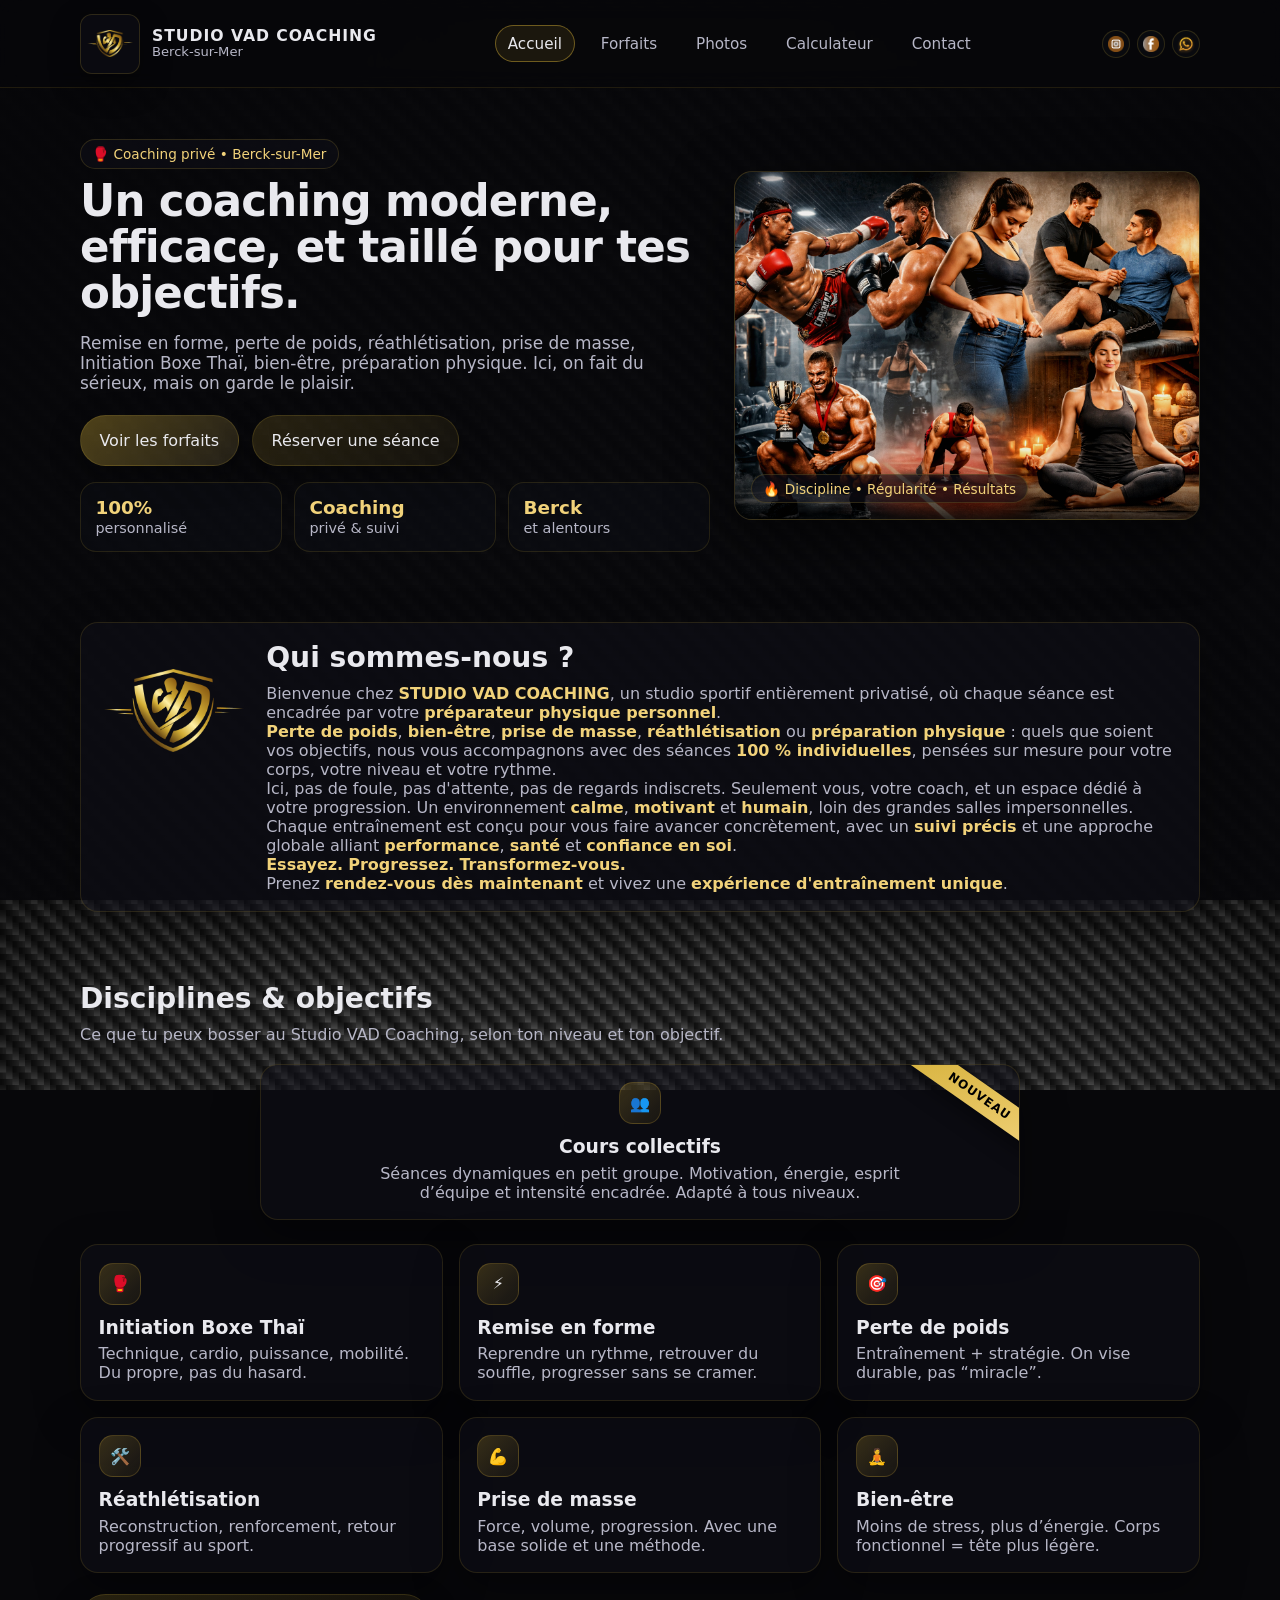
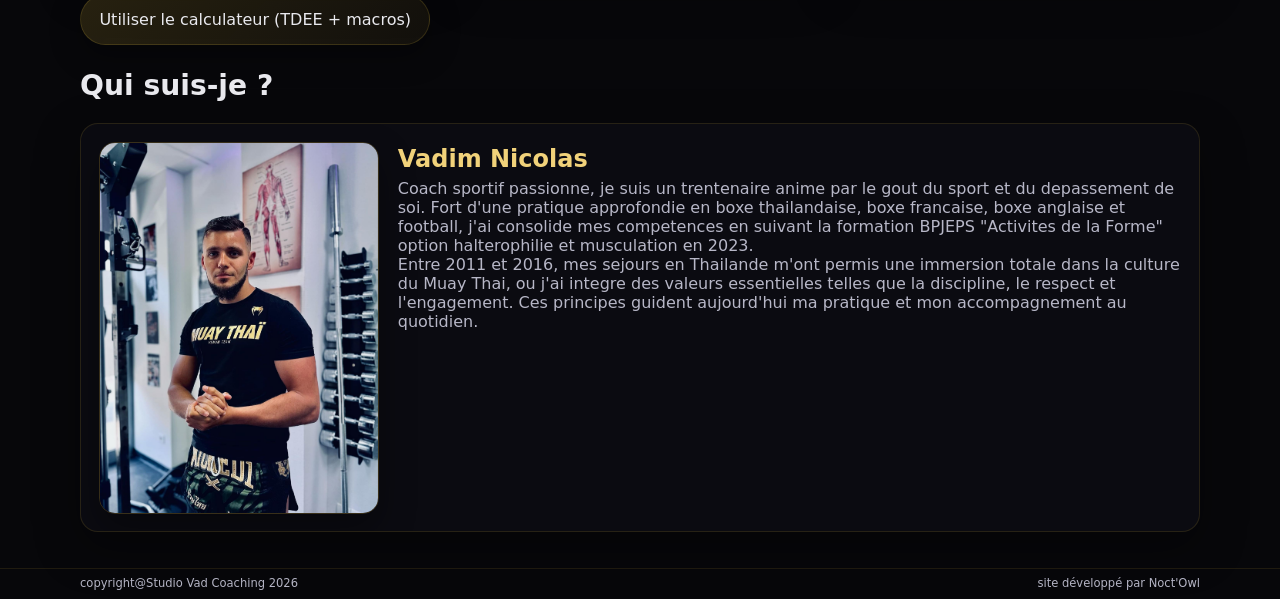
<file: index.html>
﻿<!doctype html>
<html lang="fr">
<head>
  <meta charset="utf-8" />
  <meta name="viewport" content="width=device-width, initial-scale=1" />
  <title>STUDIO VAD COACHING | Berck-sur-Mer</title>
  <link rel="icon" type="image/png" sizes="32x32" href="assets/img/favicon.png?v=20260226-1" />
  <link rel="shortcut icon" href="assets/img/favicon.png?v=20260226-1" />
  <link rel="apple-touch-icon" href="assets/img/favicon.png?v=20260226-1" />
  <meta name="description" content="Coaching privé à Berck-sur-Mer : Boxe Thaï, remise en forme, perte de poids, prise de masse, réathlétisation, bien-être, préparation physique."/>
  <link rel="canonical" href="https://studiovadcoaching.fr/" />
  <meta property="og:type" content="website" />
  <meta property="og:site_name" content="STUDIO VAD COACHING" />
  <meta property="og:locale" content="fr_FR" />
  <meta property="og:title" content="STUDIO VAD COACHING | Berck-sur-Mer" />
  <meta property="og:description" content="Coaching privé à Berck-sur-Mer : Boxe Thaï, remise en forme, perte de poids, prise de masse, réathlétisation, bien-être, préparation physique." />
  <meta property="og:url" content="https://studiovadcoaching.fr/" />
  <meta property="og:image" content="https://studiovadcoaching.fr/assets/img/logoVAD.png?v=20260226-1" />
  <meta property="og:image:secure_url" content="https://studiovadcoaching.fr/assets/img/logoVAD.png?v=20260226-1" />
  <meta property="og:image:type" content="image/png" />
  <meta property="og:image:width" content="828" />
  <meta property="og:image:height" content="495" />
  <meta name="twitter:card" content="summary_large_image" />
  <meta name="twitter:title" content="STUDIO VAD COACHING | Berck-sur-Mer" />
  <meta name="twitter:description" content="Coaching privé à Berck-sur-Mer : Boxe Thaï, remise en forme, perte de poids, prise de masse, réathlétisation, bien-être, préparation physique." />
  <meta name="twitter:image" content="https://studiovadcoaching.fr/assets/img/logoVAD.png?v=20260226-1" />
  <link rel="stylesheet" href="assets/css/style.css" />
</head>
<body>

<header>
  <div class="container">
    <div class="nav">
      <a class="brand" href="index.html">
        <img class="logoVAD" src="assets/img/logoVAD.png" alt="Logo Studio VAD Coaching">
        <div class="title">
          <strong>STUDIO VAD COACHING</strong>
          <span>Berck-sur-Mer</span>
        </div>
      </a>

      <nav class="navlinks" aria-label="Navigation principale">
        <a data-nav href="index.html">Accueil</a>
        <a data-nav href="forfaits.html">Forfaits</a>
        <a data-nav href="photos.html">Photos</a>
        <a data-nav href="calculateur.html">Calculateur</a>
        <a data-nav href="contact.html">Contact</a>
      </nav>

      <div class="socialLinks" aria-label="Réseaux sociaux">
        <a href="https://www.instagram.com/studio_vad_coaching/" target="_blank" rel="noopener noreferrer" aria-label="Instagram Studio VAD Coaching">
          <img src="assets/img/ig.png" alt="Instagram">
        </a>
        <a href="https://www.facebook.com/profile.php?id=61576528120782" target="_blank" rel="noopener noreferrer" aria-label="Facebook Studio VAD Coaching">
          <img src="assets/img/fb.png" alt="Facebook">
        </a>
        <a href="https://wa.me/33638322421" target="_blank" rel="noopener noreferrer" aria-label="WhatsApp Studio VAD Coaching">
          <img src="assets/img/WA.png" alt="WhatsApp">
        </a>
      </div>

      <button class="burger" data-burger aria-label="Ouvrir le menu">
        <span></span><span></span><span></span>
      </button>
    </div>

    <div class="mobilepanel" data-mobilepanel>
      <a data-nav href="index.html">Accueil</a>
      <a data-nav href="forfaits.html">Forfaits</a>
      <a data-nav href="photos.html">Photos</a>
      <a data-nav href="calculateur.html">Calculateur</a>
      <a data-nav href="contact.html">Contact</a>
    </div>
  </div>
</header>

<main>
  <section class="hero">
    <div class="container heroGrid">
      <div class="reveal">
        <span class="badge">🥊 Coaching privé • Berck-sur-Mer</span>
        <h1 class="h1">Un coaching moderne, efficace, et taillé pour tes objectifs.</h1>
        <p class="lead">
          Remise en forme, perte de poids, réathlétisation, prise de masse, Initiation Boxe Thaï,  bien-être, préparation physique.
          Ici, on fait du sérieux, mais on garde le plaisir.
        </p>

        <div class="heroActions">
          <a class="btn gold" href="forfaits.html">Voir les forfaits</a>
          <a class="btn" href="contact.html">Réserver une séance</a>
        </div>

        <div class="kpis">
          <div class="kpi">
            <strong>100%</strong>
            <span>personnalisé</span>
          </div>
          <div class="kpi">
            <strong>Coaching</strong>
            <span>privé & suivi</span>
          </div>
          <div class="kpi">
            <strong>Berck</strong>
            <span>et alentours</span>
          </div>
        </div>
      </div>

      <div class="heroCard reveal">
        <div class="img">
          <!-- Remplace hero.jpg par ton image -->
          <img class="illustration" src="assets/img/illustration.png" alt="Logo Studio VAD Coaching">
        </div>
        <div class="overlay">
          <div class="badge">🔥 Discipline • Régularité • Résultats</div>
        </div>
      </div>
    </div>
  </section>



<!--OBJECTIFS-->

  <section class="section">
    <div class="container">
      <div class="card reveal introCard">
        <div class="introLayout">
          <div class="introLogoWrap">
            <img class="introLogo" src="assets/img/logoVAD.png" alt="Logo Studio VAD Coaching">
          </div>

          <div class="introContent">
            <h2>Qui sommes-nous ?</h2>
            <p>
              Bienvenue chez <span class="goldText">STUDIO VAD COACHING</span>, un studio sportif entièrement privatisé, où chaque séance est encadrée par votre <span class="goldText">préparateur physique personnel</span>.
            </p>
            <p>
              <span class="goldText">Perte de poids</span>, <span class="goldText">bien-être</span>, <span class="goldText">prise de masse</span>, <span class="goldText">réathlétisation</span> ou <span class="goldText">préparation physique</span> : quels que soient vos objectifs, nous vous accompagnons avec des séances <span class="goldText">100 % individuelles</span>, pensées sur mesure pour votre corps, votre niveau et votre rythme.
            </p>
            <p>
              Ici, pas de foule, pas d'attente, pas de regards indiscrets.
              Seulement vous, votre coach, et un espace dédié à votre progression. Un environnement <span class="goldText">calme</span>, <span class="goldText">motivant</span> et <span class="goldText">humain</span>, loin des grandes salles impersonnelles.
            </p>
            <p>
              Chaque entraînement est conçu pour vous faire avancer concrètement, avec un <span class="goldText">suivi précis</span> et une approche globale alliant <span class="goldText">performance</span>, <span class="goldText">santé</span> et <span class="goldText">confiance en soi</span>.
            </p>
            <p><span class="goldText">Essayez.</span> <span class="goldText">Progressez.</span> <span class="goldText">Transformez-vous.</span></p>
            <p>
              Prenez <span class="goldText">rendez-vous dès maintenant</span> et vivez une <span class="goldText">expérience d'entraînement unique</span>.
            </p>
          </div>
        </div>
      </div>
    </div>
  </section>


  <section class="section">
    <div class="container">
      <h2 class="reveal">Disciplines & objectifs</h2>
      <p class="sub reveal">Ce que tu peux bosser au Studio VAD Coaching, selon ton niveau et ton objectif.</p>





       <div class="card reveal cardNew">
        <span class="badgeNew">NOUVEAU</span>
  <div class="icon">👥</div>
  <h3>Cours collectifs</h3>
  <p>
    Séances dynamiques en petit groupe. Motivation, énergie, esprit d’équipe
    et intensité encadrée. Adapté à tous niveaux.
  </p>
</div>
      <div class="grid3">
        <div class="card reveal">
          <div class="icon">🥊</div>
          <h3>Initiation Boxe Thaï</h3>
          <p>Technique, cardio, puissance, mobilité. Du propre, pas du hasard.</p>
        </div>
        <div class="card reveal">
          <div class="icon">⚡</div>
          <h3>Remise en forme</h3>
          <p>Reprendre un rythme, retrouver du souffle, progresser sans se cramer.</p>
        </div>
        <div class="card reveal">
          <div class="icon">🎯</div>
          <h3>Perte de poids</h3>
          <p>Entraînement + stratégie. On vise durable, pas “miracle”.</p>
        </div>

        <div class="card reveal">
          <div class="icon">🛠️</div>
          <h3>Réathlétisation</h3>
          <p>Reconstruction, renforcement, retour progressif au sport.</p>
        </div>
        <div class="card reveal">
          <div class="icon">💪</div>
          <h3>Prise de masse</h3>
          <p>Force, volume, progression. Avec une base solide et une méthode.</p>
        </div>
        <div class="card reveal">
          <div class="icon">🧘</div>
          <h3>Bien-être</h3>
          <p>Moins de stress, plus d’énergie. Corps fonctionnel = tête plus légère.</p>
        </div>
      </div>

      <div style="margin-top:1.3rem" class="reveal">
        <a class="btn" href="calculateur.html">Utiliser le calculateur (TDEE + macros)</a>
      </div>

      <h2 class="reveal" style="margin-top:1.5rem;">Qui suis-je ?</h2>

      <div class="card reveal coachCard">
        <div class="coachLayout">
          <div class="coachPhotoWrap">
            <img class="coachPhoto" src="assets/img/vadim.jpg" alt="Vadim Nicolas - Coach sportif">
          </div>
          <div class="coachContent">
            <h3 class="goldText">Vadim Nicolas</h3>
            <p>
              Coach sportif passionne, je suis un trentenaire anime par le gout du sport et du depassement de soi. Fort d'une pratique approfondie en boxe thailandaise, boxe francaise, boxe anglaise et football, j'ai consolide mes competences en suivant la formation BPJEPS "Activites de la Forme" option halterophilie et musculation en 2023.
            </p>
            <p>
              Entre 2011 et 2016, mes sejours en Thailande m'ont permis une immersion totale dans la culture du Muay Thai, ou j'ai integre des valeurs essentielles telles que la discipline, le respect et l'engagement. Ces principes guident aujourd'hui ma pratique et mon accompagnement au quotidien.
            </p>
          </div>
        </div>
      </div>
    </div>
  </section>
</main>

<footer class="footer">
  <div class="container footerGrid">
    <div class="small">copyright@Studio Vad Coaching 2026</div>
    <div class="small footerCredit">site d&eacute;velopp&eacute; par Noct'Owl</div>
  </div>
</footer>

<script src="assets/js/main.js"></script>
</body>
</html>
</file>
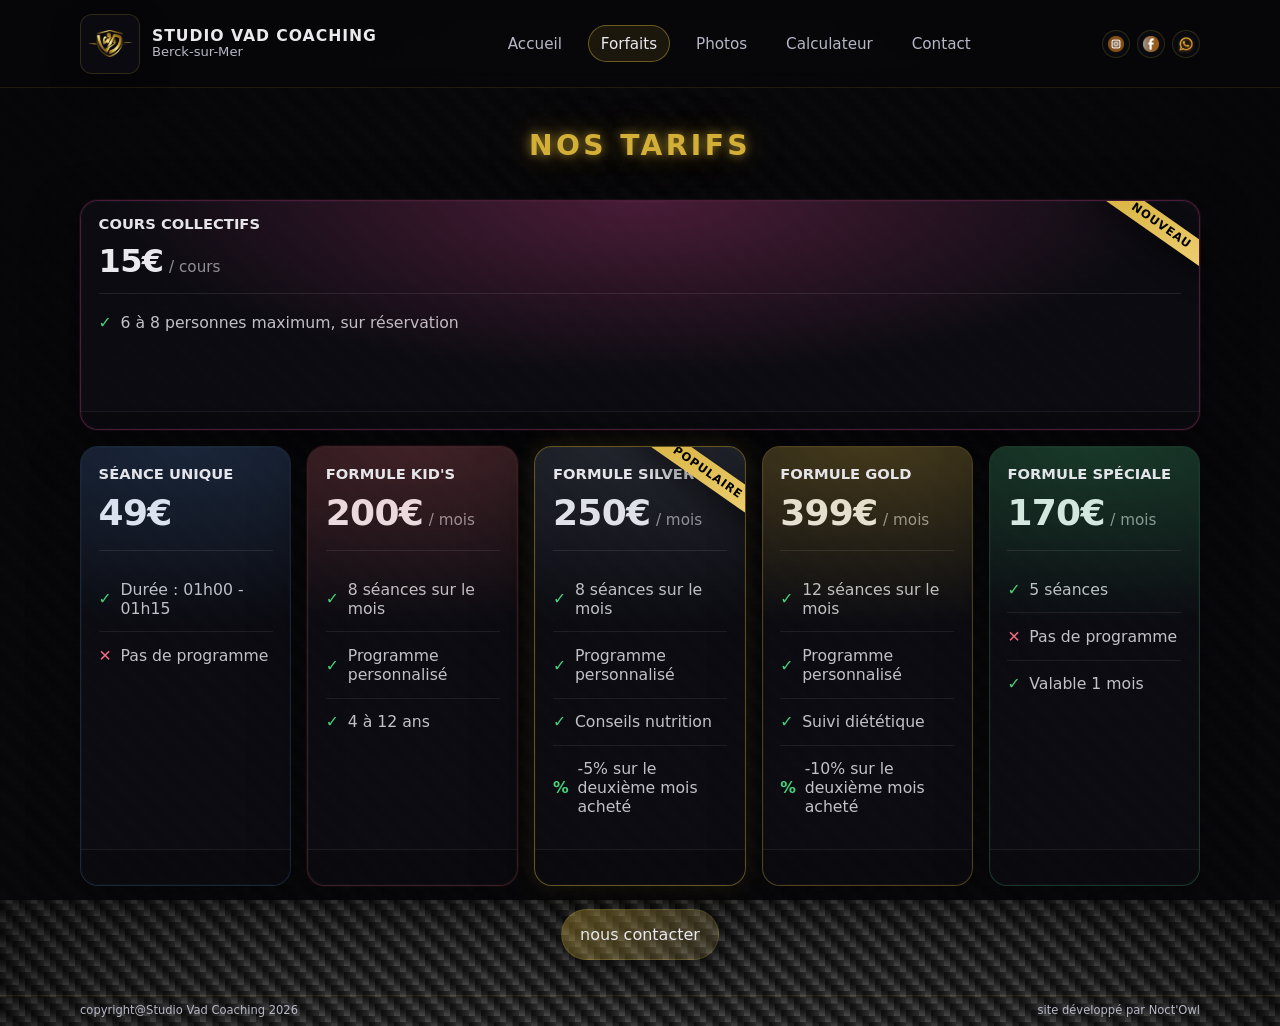
<file: forfaits.html>
﻿<!doctype html>
<html lang="fr">
<head>
  <meta charset="utf-8" />
  <meta name="viewport" content="width=device-width, initial-scale=1" />
  <title>Forfaits | STUDIO VAD COACHING</title>
  <link rel="stylesheet" href="assets/css/style.css" />
  <link rel="icon" type="image/png" sizes="32x32" href="assets/img/favicon.png?v=20260226-1" />
  <link rel="shortcut icon" href="assets/img/favicon.png?v=20260226-1" />
  <link rel="apple-touch-icon" href="assets/img/favicon.png?v=20260226-1" />
</head>
<body>

<header>
  <div class="container">
    <div class="nav">
      <a class="brand" href="index.html">
        <img class="logoVAD" src="assets/img/logoVAD.png" alt="Logo Studio VAD Coaching">
        <div class="title">
          <strong>STUDIO VAD COACHING</strong>
          <span>Berck-sur-Mer</span>
        </div>
      </a>

      <nav class="navlinks" aria-label="Navigation principale">
        <a data-nav href="index.html">Accueil</a>
        <a data-nav href="forfaits.html">Forfaits</a>
        <a data-nav href="photos.html">Photos</a>
        <a data-nav href="calculateur.html">Calculateur</a>
        <a data-nav href="contact.html">Contact</a>
      </nav>

      <div class="socialLinks" aria-label="R&eacute;seaux sociaux">
        <a href="https://www.instagram.com/studio_vad_coaching/" target="_blank" rel="noopener noreferrer" aria-label="Instagram Studio VAD Coaching">
          <img src="assets/img/ig.png" alt="Instagram">
        </a>
        <a href="https://www.facebook.com/profile.php?id=61576528120782" target="_blank" rel="noopener noreferrer" aria-label="Facebook Studio VAD Coaching">
          <img src="assets/img/fb.png" alt="Facebook">
        </a>
        <a href="https://wa.me/33638322421" target="_blank" rel="noopener noreferrer" aria-label="WhatsApp Studio VAD Coaching">
          <img src="assets/img/WA.png" alt="WhatsApp">
        </a>
      </div>

      <button class="burger" data-burger aria-label="Ouvrir le menu">
        <span></span><span></span><span></span>
      </button>
    </div>

    <div class="mobilepanel" data-mobilepanel>
      <a data-nav href="index.html">Accueil</a>
      <a data-nav href="forfaits.html">Forfaits</a>
      <a data-nav href="photos.html">Photos</a>
      <a data-nav href="calculateur.html">Calculateur</a>
      <a data-nav href="contact.html">Contact</a>
    </div>
  </div>
</header>

<main class="section">
  <div class="container">

    <div class="tarifsHead reveal">
      <h2 class="tarifsTitle">NOS TARIFS</h2>
    </div>

    <section class="tarifsGrid reveal">
      <article class="tarifCard tarifCardWide" data-glow="magenta">
        <span class="badgePopular badgeNouveau">NOUVEAU</span>
        <header class="tarifTop">
          <div class="tarifName">COURS COLLECTIFS</div>
          <div class="tarifPrice">
            <span class="priceMain">15&euro;</span>
            <span class="priceSub">/ cours</span>
          </div>
        </header>

        <div class="tarifDivider"></div>

        <ul class="tarifList">
          <li class="ok">6 &agrave; 8 personnes maximum, sur r&eacute;servation</li>
        </ul>

        <div class="tarifBottom"></div>
      </article>

      <article class="tarifCard" data-glow="blue">
        <header class="tarifTop">
          <div class="tarifName">S&Eacute;ANCE UNIQUE</div>
          <div class="tarifPrice">
            <span class="priceMain">49&euro;</span>
          </div>
        </header>

        <div class="tarifDivider"></div>

        <ul class="tarifList">
          <li class="ok">Dur&eacute;e : 01h00 - 01h15</li>
          <li class="no">Pas de programme</li>
        </ul>

        <div class="tarifBottom"></div>
      </article>

      <article class="tarifCard" data-glow="red">
        <header class="tarifTop">
          <div class="tarifName">FORMULE KID'S</div>
          <div class="tarifPrice">
            <span class="priceMain">200&euro;</span>
            <span class="priceSub">/ mois</span>
          </div>
        </header>

        <div class="tarifDivider"></div>

        <ul class="tarifList">
          <li class="ok">8 s&eacute;ances sur le mois</li>
          <li class="ok">Programme personnalis&eacute;</li>
          <li class="ok">4 &agrave; 12 ans</li>
        </ul>

        <div class="tarifBottom"></div>
      </article>

      <article class="tarifCard featured" data-glow="silver">
        <span class="badgePopular">POPULAIRE</span>
        <header class="tarifTop">
          <div class="tarifName">FORMULE SILVER</div>
          <div class="tarifPrice">
            <span class="priceMain">250&euro;</span>
            <span class="priceSub">/ mois</span>
          </div>
        </header>

        <div class="tarifDivider"></div>

        <ul class="tarifList">
          <li class="ok">8 s&eacute;ances sur le mois</li>
          <li class="ok">Programme personnalis&eacute;</li>
          <li class="ok">Conseils nutrition</li>
          <li class="promo">-5% sur le deuxi&egrave;me mois achet&eacute;</li>
        </ul>

        <div class="tarifBottom"></div>
      </article>

      <article class="tarifCard" data-glow="gold">
        <header class="tarifTop">
          <div class="tarifName">FORMULE GOLD</div>
          <div class="tarifPrice">
            <span class="priceMain">399&euro;</span>
            <span class="priceSub">/ mois</span>
          </div>
        </header>

        <div class="tarifDivider"></div>

        <ul class="tarifList">
          <li class="ok">12 s&eacute;ances sur le mois</li>
          <li class="ok">Programme personnalis&eacute;</li>
          <li class="ok">Suivi di&eacute;t&eacute;tique</li>
          <li class="promo">-10% sur le deuxi&egrave;me mois achet&eacute;</li>
        </ul>

        <div class="tarifBottom"></div>
      </article>

      <article class="tarifCard" data-glow="green">
        <header class="tarifTop">
          <div class="tarifName">FORMULE SP&Eacute;CIALE</div>
          <div class="tarifPrice">
            <span class="priceMain">170&euro;</span>
            <span class="priceSub">/ mois</span>
          </div>
        </header>

        <div class="tarifDivider"></div>

        <ul class="tarifList">
          <li class="ok">5 s&eacute;ances</li>
          <li class="no">Pas de programme</li>
          <li class="ok">Valable 1 mois</li>
        </ul>

        <div class="tarifBottom"></div>
      </article>

    </section>

    <div class="reveal" style="margin-top:1.4rem; text-align:center;">
      <a class="btn gold" href="contact.html">nous contacter</a>
    </div>
  </div>
</main>

<footer class="footer">
  <div class="container footerGrid">
    <div class="small">copyright@Studio Vad Coaching 2026</div>
    <div class="small footerCredit">site d&eacute;velopp&eacute; par Noct'Owl</div>
  </div>
</footer>

<script src="assets/js/main.js"></script>
</body>
</html>
</file>
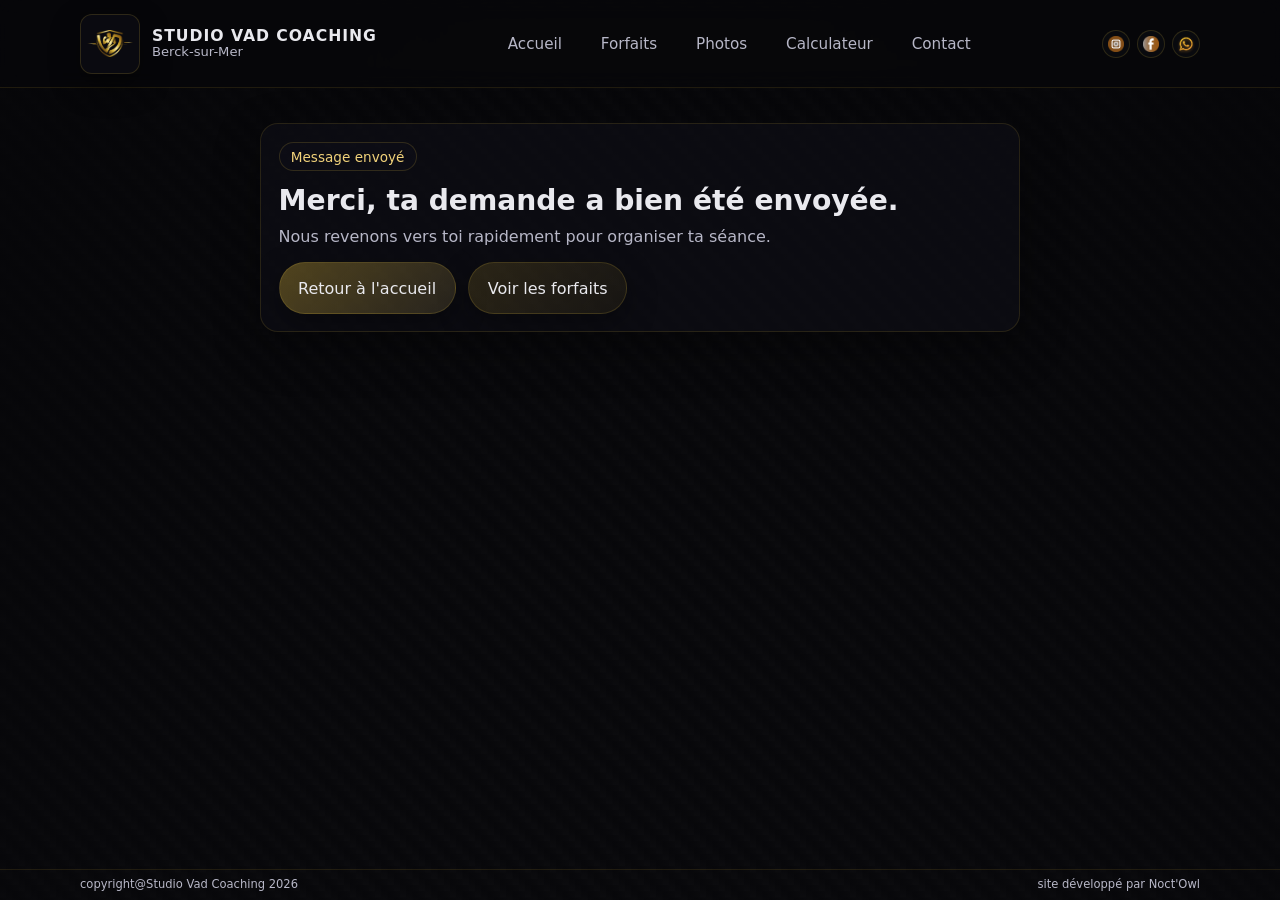
<file: merci.html>
﻿<!doctype html>
<html lang="fr">
<head>
  <meta charset="utf-8" />
  <meta name="viewport" content="width=device-width, initial-scale=1" />
  <title>Message Envoye | STUDIO VAD COACHING</title>
  <link rel="icon" type="image/png" sizes="32x32" href="assets/img/favicon.png?v=20260226-1" />
  <link rel="shortcut icon" href="assets/img/favicon.png?v=20260226-1" />
  <link rel="apple-touch-icon" href="assets/img/favicon.png?v=20260226-1" />
  <link rel="stylesheet" href="assets/css/style.css" />
</head>
<body>

<header>
  <div class="container">
    <div class="nav">
      <a class="brand" href="index.html">
        <img class="logoVAD" src="assets/img/logoVAD.png" alt="Logo Studio VAD Coaching">
        <div class="title">
          <strong>STUDIO VAD COACHING</strong>
          <span>Berck-sur-Mer</span>
        </div>
      </a>

      <nav class="navlinks" aria-label="Navigation principale">
        <a data-nav href="index.html">Accueil</a>
        <a data-nav href="forfaits.html">Forfaits</a>
        <a data-nav href="photos.html">Photos</a>
        <a data-nav href="calculateur.html">Calculateur</a>
        <a data-nav href="contact.html">Contact</a>
      </nav>

      <div class="socialLinks" aria-label="Réseaux sociaux">
        <a href="https://www.instagram.com/studio_vad_coaching/" target="_blank" rel="noopener noreferrer" aria-label="Instagram Studio VAD Coaching">
          <img src="assets/img/ig.png" alt="Instagram">
        </a>
        <a href="https://www.facebook.com/profile.php?id=61576528120782" target="_blank" rel="noopener noreferrer" aria-label="Facebook Studio VAD Coaching">
          <img src="assets/img/fb.png" alt="Facebook">
        </a>
        <a href="https://wa.me/33638322421" target="_blank" rel="noopener noreferrer" aria-label="WhatsApp Studio VAD Coaching">
          <img src="assets/img/WA.png" alt="WhatsApp">
        </a>
      </div>

      <button class="burger" data-burger aria-label="Ouvrir le menu">
        <span></span><span></span><span></span>
      </button>
    </div>

    <div class="mobilepanel" data-mobilepanel>
      <a data-nav href="index.html">Accueil</a>
      <a data-nav href="forfaits.html">Forfaits</a>
      <a data-nav href="photos.html">Photos</a>
      <a data-nav href="calculateur.html">Calculateur</a>
      <a data-nav href="contact.html">Contact</a>
    </div>
  </div>
</header>

<main class="section">
  <div class="container">
    <div class="card reveal" style="max-width:760px; margin: 0 auto;">
      <span class="badge">Message envoyé</span>
      <h2 style="margin-top:.8rem;">Merci, ta demande a bien été envoyée.</h2>
      <p class="sub" style="margin-bottom:1rem;">
        Nous revenons vers toi rapidement pour organiser ta séance.
      </p>
      <div style="display:flex; gap:.8rem; flex-wrap:wrap;">
        <a class="btn gold" href="index.html">Retour à l'accueil</a>
        <a class="btn" href="forfaits.html">Voir les forfaits</a>
      </div>
    </div>
  </div>
</main>

<footer class="footer">
  <div class="container footerGrid">
    <div class="small">copyright@Studio Vad Coaching 2026</div>
    <div class="small footerCredit">site d&eacute;velopp&eacute; par Noct'Owl</div>
  </div>
</footer>

<script src="assets/js/main.js"></script>
</body>
</html>
</file>
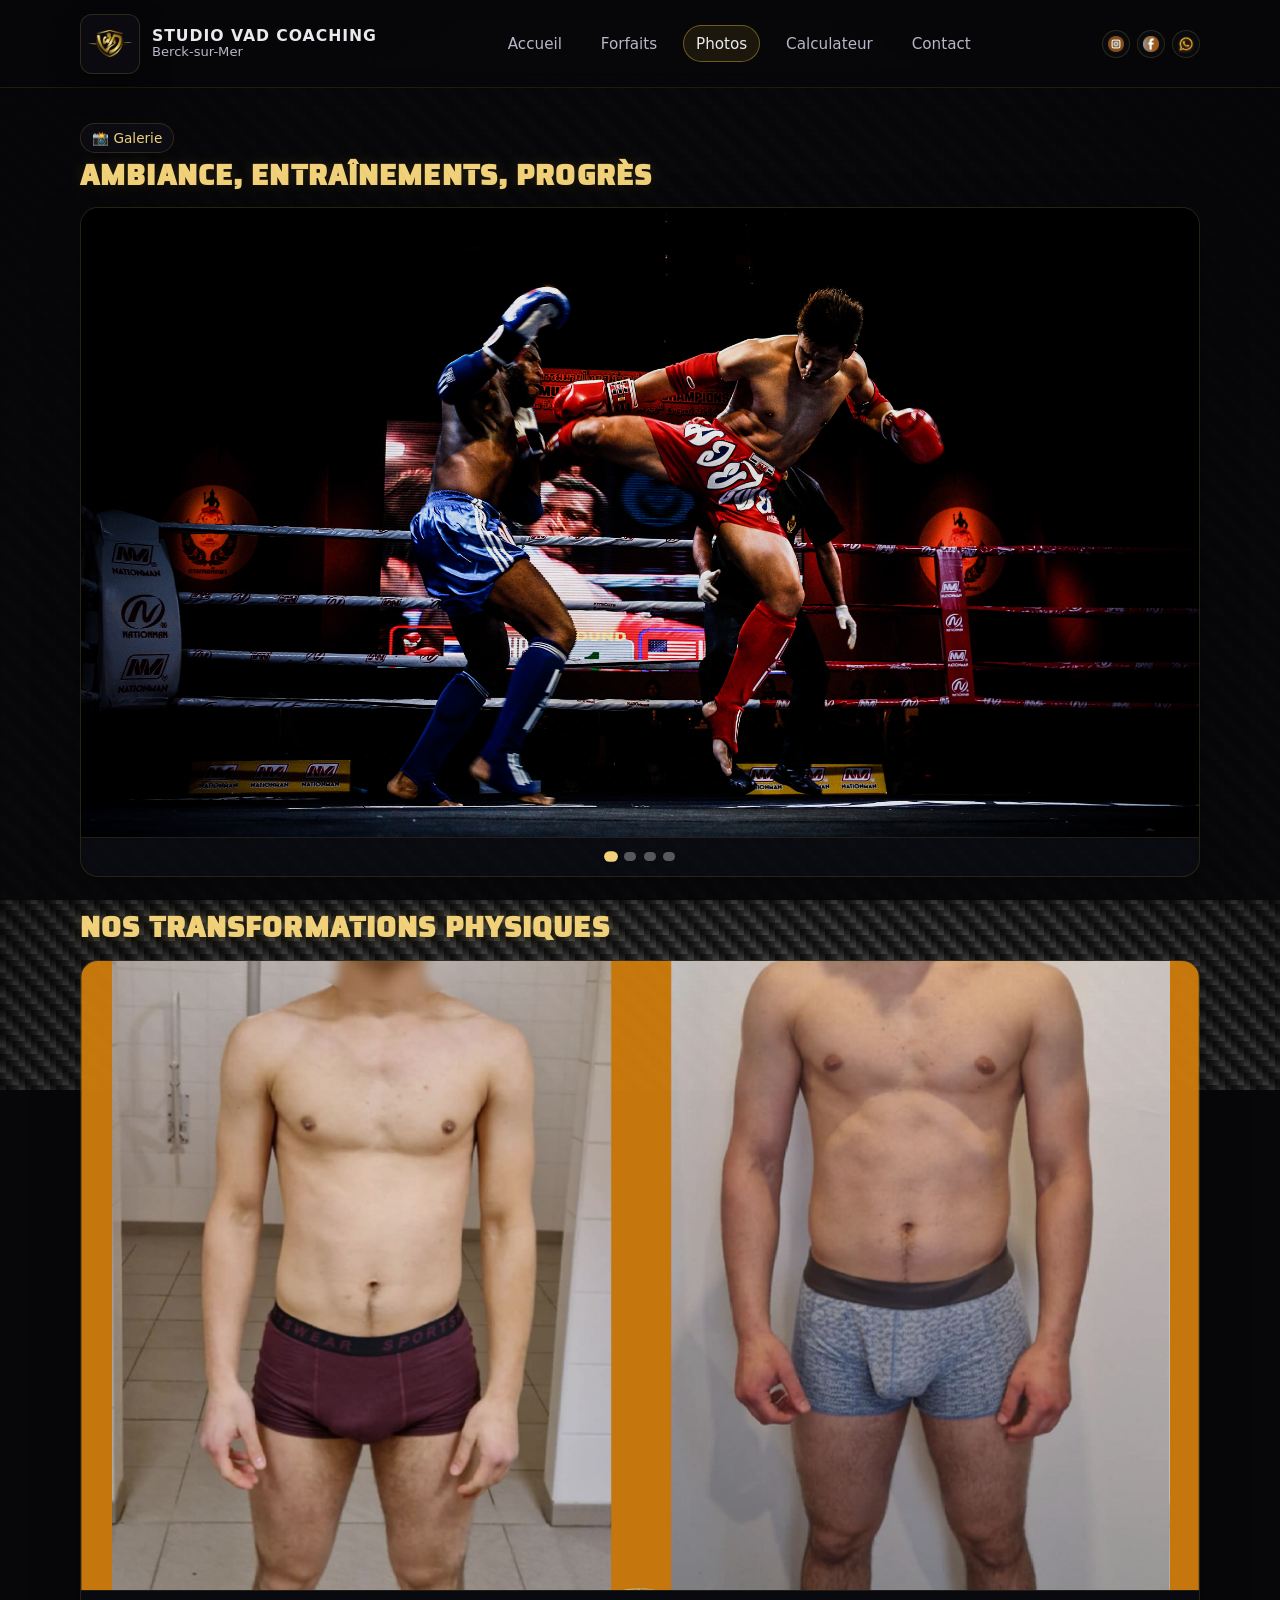
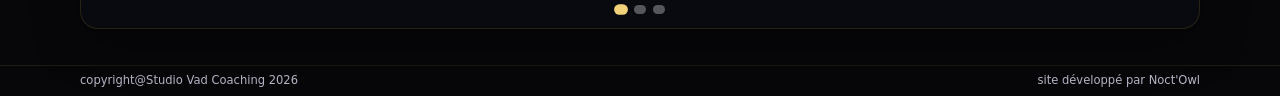
<file: photos.html>
﻿<!doctype html>
<html lang="fr">
<head>
  <meta charset="utf-8" />
  <meta name="viewport" content="width=device-width, initial-scale=1" />
  <title>Photos | STUDIO VAD COACHING</title>
  <link rel="preconnect" href="https://fonts.googleapis.com" />
  <link rel="preconnect" href="https://fonts.gstatic.com" crossorigin />
  <link href="https://fonts.googleapis.com/css2?family=Saira+Stencil+One&display=swap" rel="stylesheet" />
  <link rel="icon" type="image/png" sizes="32x32" href="assets/img/favicon.png?v=20260226-1" />
  <link rel="shortcut icon" href="assets/img/favicon.png?v=20260226-1" />
  <link rel="apple-touch-icon" href="assets/img/favicon.png?v=20260226-1" />
  <link rel="stylesheet" href="assets/css/style.css" />
</head>
<body>

<header>
  <div class="container">
    <div class="nav">
      <a class="brand" href="index.html">
        <img class="logoVAD" src="assets/img/logoVAD.png" alt="Logo Studio VAD Coaching">
        <div class="title">
          <strong>STUDIO VAD COACHING</strong>
          <span>Berck-sur-Mer</span>
        </div>
      </a>

      <nav class="navlinks" aria-label="Navigation principale">
        <a data-nav href="index.html">Accueil</a>
        <a data-nav href="forfaits.html">Forfaits</a>
        <a data-nav href="photos.html">Photos</a>
        <a data-nav href="calculateur.html">Calculateur</a>
        <a data-nav href="contact.html">Contact</a>
      </nav>

      <div class="socialLinks" aria-label="Réseaux sociaux">
        <a href="https://www.instagram.com/studio_vad_coaching/" target="_blank" rel="noopener noreferrer" aria-label="Instagram Studio VAD Coaching">
          <img src="assets/img/ig.png" alt="Instagram">
        </a>
        <a href="https://www.facebook.com/profile.php?id=61576528120782" target="_blank" rel="noopener noreferrer" aria-label="Facebook Studio VAD Coaching">
          <img src="assets/img/fb.png" alt="Facebook">
        </a>
        <a href="https://wa.me/33638322421" target="_blank" rel="noopener noreferrer" aria-label="WhatsApp Studio VAD Coaching">
          <img src="assets/img/WA.png" alt="WhatsApp">
        </a>
      </div>

      <button class="burger" data-burger aria-label="Ouvrir le menu">
        <span></span><span></span><span></span>
      </button>
    </div>

    <div class="mobilepanel" data-mobilepanel>
      <a data-nav href="index.html">Accueil</a>
      <a data-nav href="forfaits.html">Forfaits</a>
      <a data-nav href="photos.html">Photos</a>
      <a data-nav href="calculateur.html">Calculateur</a>
      <a data-nav href="contact.html">Contact</a>
    </div>
  </div>
</header>

<main class="section">
  <div class="container">
    <span class="badge reveal">📸 Galerie</span>
    <h2 class="reveal galerieTitle">Ambiance, entraînements, progrès</h2>
    <section class="photoCarousel reveal" data-carousel data-interval="3600" aria-label="Galerie photo">
      <div class="carouselViewport">
        <div class="carouselTrack" data-carousel-track>
          <figure class="carouselSlide">
            <img src="assets/img/1.jpeg" alt="Entrainement Studio VAD 1">
          </figure>
          <figure class="carouselSlide">
            <img src="assets/img/2.jpg" alt="Entrainement Studio VAD 2">
          </figure>
          <figure class="carouselSlide">
            <img src="assets/img/3.jpg" alt="Entrainement Studio VAD 3">
          </figure>
          <figure class="carouselSlide">
            <img src="assets/img/4.jpg" alt="Entrainement Studio VAD 4">
          </figure>
        </div>
      </div>

      <div class="carouselDots" data-carousel-dots aria-label="Navigation du carrousel">
        <button type="button" class="dot is-active" aria-label="Photo 1" data-slide="0"></button>
        <button type="button" class="dot" aria-label="Photo 2" data-slide="1"></button>
        <button type="button" class="dot" aria-label="Photo 3" data-slide="2"></button>
        <button type="button" class="dot" aria-label="Photo 4" data-slide="3"></button>
      </div>
    </section>

    <h2 class="reveal galerieTitle" style="margin-top: 1.8rem;">Nos transformations physiques</h2>
    <section class="photoCarousel reveal" data-carousel data-interval="2800" aria-label="Nos transformations physiques">
      <div class="carouselViewport">
        <div class="carouselTrack" data-carousel-track>
          <figure class="carouselSlide">
            <img src="assets/img/t1.png" alt="Transformation physique 1">
          </figure>
          <figure class="carouselSlide">
            <img src="assets/img/T2.png" alt="Transformation physique 2">
          </figure>
          <figure class="carouselSlide">
            <img src="assets/img/t3.png" alt="Transformation physique 3">
          </figure>
        </div>
      </div>

      <div class="carouselDots" data-carousel-dots aria-label="Navigation du carrousel transformations">
        <button type="button" class="dot is-active" aria-label="Transformation 1" data-slide="0"></button>
        <button type="button" class="dot" aria-label="Transformation 2" data-slide="1"></button>
        <button type="button" class="dot" aria-label="Transformation 3" data-slide="2"></button>
      </div>
    </section>
  </div>
</main>

<footer class="footer">
  <div class="container footerGrid">
    <div class="small">copyright@Studio Vad Coaching 2026</div>
    <div class="small footerCredit">site d&eacute;velopp&eacute; par Noct'Owl</div>
  </div>
</footer>

<script src="assets/js/main.js"></script>
</body>
</html>
</file>
<file: assets/css/style.css>
/* =========================
   STUDIO VAD COACHING - CSS
   Theme: Noir & Or
   ========================= */

:root{
  --bg: #07070a;
  --bg2:#0c0c12;
  --card:#0f1018;
  --text:#e9e9ee;
  --muted:#b7b7c7;
  --gold:#d4af37;
  --gold2:#f1d27a;
  --border: rgba(212,175,55,.18);
  --shadow: 0 18px 60px rgba(0,0,0,.55);
  --radius: 18px;
  --max: 1120px;
}

*{ box-sizing: border-box; }
html{
  scroll-behavior: smooth;
  overflow-y: scroll;
  height: 100%;
  background-color: var(--bg);
}
body{
  margin:0;
  font-family: ui-sans-serif, system-ui, -apple-system, Segoe UI, Roboto, Arial;
  min-height: 100vh;
  display: flex;
  flex-direction: column;
  background-color: var(--bg);

  background:
    linear-gradient(rgba(7,7,10,.85), rgba(7,7,10,.92)),
    url("../img/bg.png");

  background-size: cover;
  background-position: center;
  background-attachment: fixed;
  background-repeat: no-repeat;

  color: var(--text);
}

main{
  flex: 1 0 auto;
}

/* Mobile: avoid background repaint/jump while scrolling */
@media (max-width: 900px), (hover: none) and (pointer: coarse){
  body{
    background-attachment: scroll;
    background-position: center top;
  }

  .introLayout{
    grid-template-columns: 1fr;
    gap: .9rem;
  }

  .introLogo{
    width: 110px;
    height: 110px;
  }

  .coachLayout{
    grid-template-columns: 1fr;
    gap: .9rem;
  }

  .coachPhoto{
    max-width: 260px;
    width: 100%;
  }

  .coachPhotoWrap{
    justify-content: flex-start;
  }

  .coachContent{
    text-align: left;
  }
}

a{ color: inherit; text-decoration: none; }
img{ max-width: 100%; display:block; }

.container{
  width: min(var(--max), calc(100% - 2rem));
  margin: 0 auto;
}

.btn{
  display:inline-flex;
  align-items:center;
  justify-content:center;
  gap:.6rem;
  padding: .95rem 1.15rem;
  border-radius: 999px;
  border: 1px solid var(--border);
  background: linear-gradient(135deg, rgba(212,175,55,.16), rgba(212,175,55,.06));
  color: var(--text);
  box-shadow: 0 10px 30px rgba(0,0,0,.35);
  transition: transform .18s ease, border-color .18s ease, background .18s ease;
  cursor:pointer;
  user-select:none;
}
.btn:hover{ transform: translateY(-2px); border-color: rgba(212,175,55,.45); }
.btn:active{ transform: translateY(0); }

.btn.gold{
  background: linear-gradient(135deg, rgba(212,175,55,.35), rgba(241,210,122,.12));
}

.badge{
  display:inline-flex;
  align-items:center;
  gap:.4rem;
  padding:.35rem .7rem;
  border-radius:999px;
  border:1px solid var(--border);
  background: rgba(15,16,24,.55);
  color: var(--gold2);
  font-size:.85rem;
}

.goldText{
  color: var(--gold2);
  font-weight: 700;
}

.introLayout{
  display: grid;
  grid-template-columns: 150px 1fr;
  gap: 1.1rem;
  align-items: start;
}

.introLogoWrap{
  display: flex;
  align-items: center;
  justify-content: center;
}

.introLogo{
  width: 140px;
  height: 140px;
  object-fit: contain;
  transition: transform .22s ease, filter .22s ease;
}

.introLogo:hover{
  transform: translateY(-3px) scale(1.03);
  filter: drop-shadow(0 10px 18px rgba(0,0,0,.35));
}

.introContent h2{
  margin-top: 0;
}

.coachCard{
  margin-top: 1.3rem;
}

.coachLayout{
  display: grid;
  grid-template-columns: 280px 1fr;
  gap: 1.2rem;
  align-items: start;
}

.coachPhotoWrap{
  display: flex;
  justify-content: center;
}

.coachPhoto{
  width: 100%;
  max-width: 280px;
  border-radius: 16px;
  border: 1px solid rgba(212,175,55,.22);
  box-shadow: 0 16px 35px rgba(0,0,0,.35);
}

.coachContent h3{
  margin: 0 0 .5rem;
  font-size: clamp(1.2rem, 2vw, 1.5rem);
}

body > header{
  position: sticky;
  top:0;
  z-index: 50;
  backdrop-filter: blur(10px);
  background: rgba(7,7,10,.62);
  border-bottom: 1px solid rgba(212,175,55,.12);
}

.nav{
  display:flex;
  align-items:center;
  justify-content:space-between;
  gap:1rem;
  padding: .85rem 0;
}

.brand{
  display:flex;
  align-items:center;
  gap:.75rem;
}
.brand img{
  width: 60px;
  height: 60px;
  object-fit: contain;
  border-radius: 12px;
  border:1px solid var(--border);
  background: rgba(15,16,24,.55);
  padding: 6px;
  box-shadow: 0 12px 30px rgba(0,0,0,.35);
}
.brand .title{
  display:flex;
  flex-direction:column;
  line-height:1.05;
}
.brand .title strong{ font-size: .98rem; letter-spacing: .06em; }
.brand .title span{ font-size:.82rem; color: var(--muted); }

.navlinks{
  display:flex;
  gap:.8rem;
  align-items:center;
}
.navlinks a{
  padding:.55rem .75rem;
  border-radius:999px;
  border:1px solid transparent;
  color: var(--muted);
  transition: .18s ease;
  font-size:.95rem;
}
.navlinks a:hover{
  color: var(--text);
  border-color: rgba(212,175,55,.22);
  background: rgba(15,16,24,.4);
}
.navlinks a.active{
  color: var(--text);
  border-color: rgba(212,175,55,.45);
  background: rgba(212,175,55,.10);
}

.socialLinks{
  display:flex;
  align-items:center;
  gap:.45rem;
}
.socialLinks a{
  display:inline-flex;
  align-items:center;
  justify-content:center;
  width: 28px;
  height: 28px;
  border-radius: 999px;
  border: 1px solid rgba(212,175,55,.18);
  background: rgba(15,16,24,.45);
}
.socialLinks img{
  width: 16px;
  height: 16px;
  object-fit: contain;
}

/* Keep WhatsApp icon same size as other social icons */
.socialLinks a[href*="wa.me"] img{
  width: 26px;
  height: 26px;
}

.burger{
  display:none;
  width: 44px;
  height: 44px;
  border-radius: 12px;
  border:1px solid var(--border);
  background: rgba(15,16,24,.55);
  cursor:pointer;
}
.burger span{
  display:block;
  width: 18px;
  height: 2px;
  background: var(--text);
  margin: 6px auto;
  border-radius: 2px;
  opacity:.9;
}

.mobilepanel{
  display:none;
  border-top: 1px solid rgba(212,175,55,.12);
  padding: .75rem 0 1rem 0;
}
.mobilepanel a{
  display:block;
  padding:.75rem 0;
  color: var(--muted);
}
.mobilepanel a.active{ color: var(--gold2); }
.mobilepanel .socialLinks{
  margin-top: .7rem;
}
.mobilepanel .socialLinks img{
  width: 14px;
  height: 14px;
}

.hero{
  padding: 3.2rem 0 2.2rem 0;
}
.heroGrid{
  display:grid;
  grid-template-columns: 1.15fr .85fr;
  gap: 1.5rem;
  align-items: center;
}
.h1{
  font-size: clamp(2rem, 3.4vw, 3.1rem);
  line-height: 1.06;
  margin: .6rem 0 1rem 0;
  letter-spacing: -0.02em;
}
.lead{
  color: var(--muted);
  font-size: 1.06rem;
  max-width: 60ch;
}
.heroActions{
  display:flex;
  flex-wrap: wrap;
  gap:.85rem;
  margin-top: 1.35rem;
}

.heroCard{
  border: 1px solid rgba(212,175,55,.18);
  border-radius: var(--radius);
  background:
    radial-gradient(900px 400px at 70% 10%, rgba(212,175,55,.15), transparent 55%),
    rgba(15,16,24,.55);
  box-shadow: var(--shadow);
  overflow:hidden;
  position: relative;
}
.heroCard .img{
  aspect-ratio: 4/3;
  background: linear-gradient(135deg, rgba(212,175,55,.18), rgba(0,0,0,.2));
}
.heroCard .img img{
  width:100%;
  height:100%;
  object-fit: cover;
  opacity:.92;
  filter: contrast(1.08) saturate(1.03);
}
.heroCard .overlay{
  position:absolute;
  inset:auto 0 0 0;
  padding: 1rem;
  background: linear-gradient(180deg, transparent, rgba(0,0,0,.72));
}
.kpis{
  display:grid;
  grid-template-columns: repeat(3, 1fr);
  gap:.75rem;
  margin-top: 1rem;
}
.kpi{
  border:1px solid rgba(212,175,55,.14);
  border-radius: 16px;
  padding: .85rem .9rem;
  background: rgba(15,16,24,.45);
}
.kpi strong{ display:block; font-size: 1.15rem; color: var(--gold2); }
.kpi span{ color: var(--muted); font-size: .9rem; }

.section{
  padding: 2.2rem 0;
}
.section h2{
  margin: 0 0 .65rem 0;
  font-size: clamp(1.4rem, 2.2vw, 2rem);
}

.galerieTitle{
  font-family: "Saira Stencil One", ui-sans-serif, system-ui, -apple-system, "Segoe UI", Roboto, Arial, sans-serif;
  letter-spacing: .04em;
  text-transform: uppercase;
  color: var(--gold2);
  text-shadow: 0 0 16px rgba(212,175,55,.16);
}
.section p.sub{
  margin: 0 0 1.2rem 0;
  color: var(--muted);
  max-width: 70ch;
}

.section p.sub.goldText{
  color: var(--gold2);
}

.grid3{
  display:grid;
  grid-template-columns: repeat(3, 1fr);
  gap: 1rem;
}

.contactMainGrid{
  grid-template-columns: 1.1fr .9fr .9fr;
}

.contactFormCard{
  grid-column: span 2;
}

.card{
  border:1px solid rgba(212,175,55,.14);
  border-radius: var(--radius);
  background: rgba(15,16,24,.55);
  box-shadow: 0 16px 45px rgba(0,0,0,.35);
  padding: 1.1rem;
  overflow:hidden;
}
.card h3{ margin:.2rem 0 .4rem 0; }
.card p{ margin:0; color: var(--muted); }

.studioFrontPhoto{
  position: relative;
  display: block;
  width: calc(100% + 2.2rem);
  margin: 1rem -1.1rem 0;
  border-radius: 14px;
  overflow: hidden;
  border: 2px solid var(--gold);
  background: linear-gradient(135deg, rgba(212,175,55,.14), rgba(241,210,122,.06));
  box-shadow:
    0 0 0 1px rgba(241,210,122,.35),
    0 0 26px rgba(212,175,55,.34),
    0 0 60px rgba(212,175,55,.22),
    inset 0 0 34px rgba(212,175,55,.16),
    0 12px 28px rgba(0,0,0,.35);
}

.studioFrontPhoto img{
  width: 100%;
  height: clamp(200px, 22vw, 280px);
  object-fit: cover;
}

.studioFrontPhoto::after{
  content: "";
  position: absolute;
  inset: 0;
  border-radius: 12px;
  box-shadow: inset 0 0 0 1px rgba(241,210,122,.55);
  pointer-events: none;
}

.studioFrontPhoto::before{
  content: "";
  position: absolute;
  inset: 0;
  background: radial-gradient(110% 90% at 50% 50%, transparent 55%, rgba(212,175,55,.18) 100%);
  pointer-events: none;
}

.icon{
  width: 42px;
  height: 42px;
  border-radius: 14px;
  border:1px solid rgba(212,175,55,.22);
  background: linear-gradient(135deg, rgba(212,175,55,.22), rgba(212,175,55,.06));
  display:grid;
  place-items:center;
  margin-bottom:.75rem;
}

.footer{
  margin-top: auto;
  padding: .45rem 0 .55rem;
  border-top: 1px solid rgba(212,175,55,.12);
  color: var(--muted);
}
.footer .small{
  font-size: .72rem;
}
.footerCredit{
  text-align: right;
}
.footerGrid{
  display:grid;
  grid-template-columns: 1.2fr .8fr;
  gap: 1rem;
}
.small{ font-size:.92rem; }

/* Calculator */
.formGrid{
  display:grid;
  grid-template-columns: repeat(2, 1fr);
  gap: .9rem;
}
.field label{
  display:block;
  font-size:.92rem;
  color: var(--muted);
  margin: 0 0 .35rem 0;
}
.field input, .field select, .field textarea{
  width:100%;
  padding: .85rem .9rem;
  border-radius: 14px;
  border:1px solid rgba(212,175,55,.16);
  background: rgba(7,7,10,.65);
  color: var(--text);
  outline: none;
}
.field select{
  background: #07070a;
  color: var(--text);
}
.field select option{
  background: #07070a;
  color: var(--text);
}
.field select option:hover{
  background: var(--gold);
  color: #000;
}
.field select option:focus{
  background: var(--gold);
  color: #000;
}
.field select option:checked{
  background: #07070a;
  color: var(--text);
}
.field textarea{ min-height: 120px; resize: vertical; }
.field input:focus, .field select:focus, .field textarea:focus{
  border-color: rgba(212,175,55,.45);
}

.results{
  margin-top: 1rem;
  display:grid;
  gap: .8rem;
}
.resultRow{
  display:flex;
  justify-content:space-between;
  gap: 1rem;
  padding: .9rem 1rem;
  border-radius: 16px;
  border:1px solid rgba(212,175,55,.14);
  background: rgba(15,16,24,.45);
}
.resultRow strong{ color: var(--gold2); }

/* Photos */
.photoCarousel{
  border-radius: 18px;
  overflow: hidden;
  border: 1px solid rgba(212,175,55,.14);
  background: rgba(15,16,24,.45);
  box-shadow: 0 16px 45px rgba(0,0,0,.35);
}
.carouselViewport{
  overflow: hidden;
}
.carouselTrack{
  display: flex;
  transition: transform .55s ease;
  will-change: transform;
}
.carouselSlide{
  min-width: 100%;
  margin: 0;
  position: relative;
  aspect-ratio: 16 / 9;
}
.carouselSlide img{
  width: 100%;
  height: 100%;
  object-fit: cover;
  opacity: .92;
}
.carouselSlide .cap{
  position: absolute;
  inset: auto 0 0 0;
  padding: .9rem 1rem;
  background: linear-gradient(180deg, transparent, rgba(0,0,0,.72));
  color: var(--text);
  font-size: .95rem;
}
.carouselDots{
  display: flex;
  justify-content: center;
  gap: .45rem;
  padding: .9rem;
  border-top: 1px solid rgba(212,175,55,.12);
}
.dot{
  width: 9px;
  height: 9px;
  border-radius: 999px;
  border: none;
  background: rgba(233,233,238,.35);
  cursor: pointer;
  transition: transform .2s ease, background-color .2s ease;
}
.dot.is-active{
  background: var(--gold2);
  transform: scale(1.15);
}

/* Animations on scroll */
.reveal{
  opacity: 0;
  transform: translateY(16px);
  transition: opacity .5s ease, transform .5s ease;
}
.reveal.show{
  opacity: 1;
  transform: translateY(0);
}

/* Responsive */
@media (max-width: 900px){
  .heroGrid{ grid-template-columns: 1fr; }
  .grid3{ grid-template-columns: 1fr; }
  .kpis{ grid-template-columns: 1fr; }
  .formGrid{ grid-template-columns: 1fr; }
  .footerGrid{ grid-template-columns: 1fr; }
  .carouselSlide{ aspect-ratio: 4 / 3; }
  .contactMainGrid{ grid-template-columns: 1fr; }
  .contactFormCard{ grid-column: auto; }

  /* Force a clean one-column layout for intro/coach blocks on mobile */
  .introLayout,
  .coachLayout{
    grid-template-columns: 1fr;
    gap: 1rem;
  }

  .introLogoWrap,
  .coachPhotoWrap{
    justify-content: center;
  }

  .introLogo{
    width: 104px;
    height: 104px;
  }

  .coachPhoto{
    width: 100%;
    max-width: 100%;
  }

  .introContent p,
  .coachContent p{
    font-size: 1.02rem;
    line-height: 1.62;
  }

  .studioFrontPhoto{
    width: 100%;
    margin: 1rem 0 0;
  }

  .studioFrontPhoto img{
    height: clamp(210px, 56vw, 300px);
  }
}

@media (max-width: 680px){
  .navlinks{ display:none; }
  .socialLinks{ margin-left:auto; }
  .burger{ display:block; }
  .mobilepanel{ display:block; }
  .carouselSlide{ aspect-ratio: 1 / 1; }
}

/* =========================
   TARIFS (Forfaits)
   ========================= */

.tarifsHead{
  display:flex;
  justify-content:center;
  margin: 0 0 1.4rem 0;
}
/* =========================
   HALO TITRE NOS TARIFS
   ========================= */

.tarifsHead{
  position: relative;
  text-align: center;
  font-weight: 900;
  letter-spacing: .08em;
  color: var(--gold);

  text-shadow:
    0 0 10px rgba(212,175,55,.6),
    0 0 25px rgba(212,175,55,.45),
    0 0 60px rgba(212,175,55,.25);
}



.tarifsTitle{
  margin: 0;
  font-size: clamp(1.7rem, 3vw, 2.4rem);
  letter-spacing: .12em;
  font-weight: 900;
  color: var(--gold);
  position: relative;
  padding: .35rem 1.25rem;
  text-transform: uppercase;
}

.tarifsGrid{
  display:grid;
  grid-template-columns: repeat(5, minmax(0, 1fr));
  gap: 1rem;
  align-items: stretch;
}

.tarifs3DSection{
  position: relative;
  min-height: 520px;
  padding: .85rem 3rem 2.1rem;
}

.tarifs3DViewport{
  position: relative;
  min-height: 520px;
  overflow: hidden;
  perspective: 1300px;
}

.tarifs3DTrack{
  position: relative;
  min-height: 520px;
}

.tarifs3DSection:not(.is-ready) .tarifsNav,
.tarifs3DSection:not(.is-ready) .tarifsDots{
  display: none;
}

.tarifs3DSection:not(.is-ready){
  min-height: 0;
  padding: 0;
}

.tarifs3DSection:not(.is-ready) .tarifs3DViewport,
.tarifs3DSection:not(.is-ready) .tarifs3DTrack{
  min-height: 0;
  overflow: visible;
  perspective: none;
}

.tarifs3DSection:not(.is-ready) .tarifs3DTrack{
  display: grid;
  grid-template-columns: repeat(3, minmax(0, 1fr));
  gap: 1rem;
}

.tarifs3DSection:not(.is-ready) .tarifCard{
  position: relative;
  top: auto;
  left: auto;
  width: auto;
  transform: none !important;
  opacity: 1;
  filter: none;
  pointer-events: auto;
}

.tarifs3DSection .tarifCard{
  position: absolute;
  top: 10px;
  left: 50%;
  width: min(390px, calc(100% - 2rem));
  background: rgba(15,16,24,.9);
  border-top-color: rgba(233,233,238,.24);
  box-shadow:
    inset 0 1px 0 rgba(233,233,238,.2),
    0 16px 50px rgba(0,0,0,.35);
  transition: transform .55s cubic-bezier(.2,.75,.2,1), opacity .45s ease, filter .45s ease;
  transform-style: preserve-3d;
  transform-origin: 50% 0;
  pointer-events: none;
}

.tarifs3DSection .tarifCard.is-active{
  transform: translateX(-50%) translateZ(85px) scale(1.06);
  opacity: 1;
  background: #0f1018;
  filter: blur(0);
  z-index: 7;
  pointer-events: auto;
}

.tarifs3DSection .tarifCard.is-prev{
  transform: translateX(calc(-50% - 265px)) rotateY(25deg) scale(.9);
  opacity: .9;
  filter: blur(1.8px);
  z-index: 5;
  pointer-events: auto;
}

.tarifs3DSection .tarifCard.is-next{
  transform: translateX(calc(-50% + 265px)) rotateY(-25deg) scale(.9);
  opacity: .9;
  filter: blur(1.8px);
  z-index: 5;
  pointer-events: auto;
}

.tarifs3DSection .tarifCard.is-far-prev{
  transform: translateX(calc(-50% - 480px)) rotateY(30deg) scale(.78);
  opacity: .58;
  filter: blur(4px);
  z-index: 3;
}

.tarifs3DSection .tarifCard.is-far-next{
  transform: translateX(calc(-50% + 480px)) rotateY(-30deg) scale(.78);
  opacity: .58;
  filter: blur(4px);
  z-index: 3;
}

.tarifs3DSection .tarifCard.is-hidden{
  transform: translateX(-50%) scale(.72);
  opacity: 0;
  filter: blur(6px);
  z-index: 1;
}

.tarifsNav{
  position: absolute;
  top: 42%;
  transform: translateY(-50%);
  width: 42px;
  height: 42px;
  border-radius: 999px;
  border: 1px solid rgba(212,175,55,.24);
  background: rgba(15,16,24,.7);
  color: var(--gold2);
  font-size: 1.35rem;
  line-height: 1;
  display: grid;
  place-items: center;
  cursor: pointer;
  z-index: 10;
}

.tarifsNav:hover{
  border-color: rgba(212,175,55,.5);
}

.tarifsNav.prev{ left: .65rem; }
.tarifsNav.next{ right: .65rem; }

.tarifsDots{
  margin-top: 1rem;
  display: flex;
  justify-content: center;
  gap: .5rem;
}

.tarifsDot{
  width: 9px;
  height: 9px;
  border-radius: 999px;
  border: 1px solid rgba(233,233,238,.35);
  background: rgba(233,233,238,.2);
  cursor: pointer;
}

.tarifsDot.is-active{
  width: 23px;
  background: var(--gold2);
  border-color: var(--gold2);
}

.tarifCard{
  position: relative;
  border-radius: 18px;
  background: rgba(15,16,24,.55);
  border: 1px solid rgba(233,233,238,.10);
  box-shadow: 0 16px 50px rgba(0,0,0,.35);
  overflow:hidden;
  min-height: 440px;
  display:flex;
  flex-direction: column;
}

.tarifCard.tarifCardWide{
  grid-column: 1 / -1;
  min-height: 230px;
}

.tarifCard.tarifCardWide .tarifTop{
  padding: .85rem 1.1rem .6rem;
}

.tarifCard.tarifCardWide .priceMain{
  font-size: 2rem;
}

.tarifCard.tarifCardWide .tarifList{
  padding: .45rem 1.1rem .7rem;
}

.tarifCard.tarifCardWide .tarifList li{
  padding: .55rem 0;
}

.tarifCard.tarifCardWide .tarifBottom{
  height: 18px;
}

/* Effet “lueur” autour */
.tarifCard::before{
  content:"";
  position:absolute;
  inset: -2px;
  border-radius: 20px;
  background: radial-gradient(900px 280px at 50% 0%,
    rgba(212,175,55,.18), transparent 60%);
  opacity: .8;
  pointer-events:none;
}

.tarifCard::after{
  content:"";
  position:absolute;
  inset: 0;
  border-radius: 18px;
  box-shadow: inset 0 0 0 1px rgba(255,255,255,.02);
  pointer-events:none;
}

/* Top (titre + prix) */
.tarifTop{
  padding: 1.1rem 1.1rem .85rem;
  position: static;
  top: auto;
  z-index: auto;
  backdrop-filter: none;
  background: transparent;
  border-bottom: none;
}

.tarifName{
  font-weight: 900;
  text-transform: uppercase;
  font-size: .92rem;
  color: var(--text);
  opacity: .98;
}

.tarifPrice{
  margin-top: .65rem;
  display:flex;
  align-items: baseline;
  gap: .35rem;
}

.priceMain{
  font-size: 2.25rem;
  font-weight: 900;
  letter-spacing: -0.02em;
  color: var(--text);
}

.priceSub{
  color: rgba(233,233,238,.6);
  font-size: .95rem;
}

/* Divider */
.tarifDivider{
  height: 1px;
  margin: .2rem 1.1rem .2rem;
  background: rgba(233,233,238,.10);
}

/* List */
.tarifList{
  list-style:none;
  padding: .75rem 1.1rem 1.1rem;
  margin: 0;
  display:flex;
  flex-direction: column;
  gap: 0;
}

.tarifList li{
  padding: .85rem 0;
  border-bottom: 1px solid rgba(233,233,238,.08);
  color: rgba(233,233,238,.82);
  font-size: .98rem;
  display:flex;
  align-items:center;
  gap: .55rem;
}

.tarifList li:last-child{
  border-bottom: none;
}

/* Icons */
.tarifList li.ok::before{
  content:"✓";
  font-weight: 900;
  color: #4ade80; /* vert */
  opacity: .95;
}
.tarifList li.no::before{
  content:"✕";
  font-weight: 900;
  color: #fb7185; /* rouge */
  opacity: .95;
}
.tarifList li.promo::before{
  content:"%";
  font-weight: 900;
  color: #4ade80;
  opacity: .95;
}

/* Bottom spacer (pour ressembler à ta capture) */
.tarifBottom{
  margin-top:auto;
  height: 36px;
  border-top: 1px solid rgba(233,233,238,.08);
  background: rgba(7,7,10,.35);
}

/* GLOWS par thème */
.tarifCard[data-glow="red"]{
  border-color: rgba(248,113,113,.20);
  box-shadow:
    0 18px 55px rgba(0,0,0,.40),
    0 0 0 1px rgba(248,113,113,.08);
}
.tarifCard[data-glow="red"]::before{
  background: radial-gradient(900px 300px at 50% 0%,
    rgba(248,113,113,.28), transparent 60%);
}

.tarifCard[data-glow="silver"]{
  border-color: rgba(148,163,184,.18);
}
.tarifCard[data-glow="silver"]::before{
  background: radial-gradient(900px 300px at 50% 0%,
    rgba(148,163,184,.22), transparent 60%);
}

.tarifCard[data-glow="gold"]{
  border-color: rgba(212,175,55,.35);
}
.tarifCard[data-glow="gold"]::before{
  background: radial-gradient(900px 300px at 50% 0%,
    rgba(212,175,55,.35), transparent 60%);
}

.tarifCard[data-glow="green"]{
  border-color: rgba(74,222,128,.22);
}
.tarifCard[data-glow="green"]::before{
  background: radial-gradient(900px 300px at 50% 0%,
    rgba(74,222,128,.28), transparent 60%);
}

.tarifCard[data-glow="blue"]{
  border-color: rgba(96,165,250,.18);
}
.tarifCard[data-glow="blue"]::before{
  background: radial-gradient(900px 300px at 50% 0%,
    rgba(96,165,250,.22), transparent 60%);
}

.tarifCard[data-glow="magenta"]{
  border-color: rgba(236,72,153,.28);
  box-shadow:
    0 18px 55px rgba(0,0,0,.40),
    0 0 0 1px rgba(236,72,153,.10);
}
.tarifCard[data-glow="magenta"]::before{
  background: radial-gradient(900px 300px at 50% 0%,
    rgba(236,72,153,.34), transparent 60%);
}

/* Keep the front card contour clearly visible in 3D mode */
.tarifs3DSection .tarifCard.is-active{
  border-top-color: rgba(233,233,238,.46);
  box-shadow:
    inset 0 1px 0 rgba(255,255,255,.28),
    0 16px 50px rgba(0,0,0,.35);
}

.tarifs3DSection .tarifCard.is-prev,
.tarifs3DSection .tarifCard.is-next{
  border-top-color: rgba(233,233,238,.28);
}

/* Carte “mise en avant” (GOLD) */
.tarifCard.featured{
  border-color: rgba(212,175,55,.45);
  box-shadow:
    0 20px 60px rgba(0,0,0,.45),
    0 0 25px rgba(212,175,55,.15);
}

/* Hover subtil */
.tarifCard{
  transition: transform .18s ease, border-color .18s ease;
}
.tarifsGrid .tarifCard:hover{
  transform: translateY(-6px);
  border-color: rgba(233,233,238,.18);
}

/* Responsive */
@media (max-width: 1200px){
  .tarifsGrid{ grid-template-columns: repeat(3, minmax(0, 1fr)); }
  .tarifs3DSection:not(.is-ready) .tarifs3DTrack{
    grid-template-columns: repeat(2, minmax(0, 1fr));
  }
}
@media (max-width: 900px){
  .tarifsGrid{ grid-template-columns: repeat(2, minmax(0, 1fr)); }
  .tarifCard{ min-height: 420px; }

  .tarifs3DSection{
    padding: .75rem 1.8rem 1.8rem;
    min-height: 510px;
  }
  .tarifs3DViewport,
  .tarifs3DTrack{
    min-height: 488px;
  }
  .tarifs3DSection .tarifCard{
    width: min(360px, calc(100% - 1.5rem));
  }
  .tarifs3DSection .tarifCard.is-prev{
    transform: translateX(calc(-50% - 205px)) rotateY(22deg) scale(.86);
  }
  .tarifs3DSection .tarifCard.is-next{
    transform: translateX(calc(-50% + 205px)) rotateY(-22deg) scale(.86);
  }
  .tarifs3DSection .tarifCard.is-far-prev,
  .tarifs3DSection .tarifCard.is-far-next{
    opacity: 0;
    pointer-events: none;
  }
  .tarifsNav{
    width: 38px;
    height: 38px;
    font-size: 1.2rem;
  }
}
@media (max-width: 600px){
  .tarifsGrid{ grid-template-columns: 1fr; }
  .tarifs3DSection:not(.is-ready) .tarifs3DTrack{
    grid-template-columns: 1fr;
  }

  .tarifs3DSection{
    padding: .7rem .5rem 1.5rem;
    min-height: 490px;
  }
  .tarifs3DViewport,
  .tarifs3DTrack{
    min-height: 458px;
  }
  .tarifs3DSection .tarifCard{
    width: calc(100% - 1rem);
  }
  .tarifs3DSection .tarifCard.is-prev{
    transform: translateX(calc(-50% - 118px)) rotateY(16deg) scale(.82);
    opacity: .52;
    filter: blur(3px);
  }
  .tarifs3DSection .tarifCard.is-next{
    transform: translateX(calc(-50% + 118px)) rotateY(-16deg) scale(.82);
    opacity: .52;
    filter: blur(3px);
  }
  .tarifsNav{
    width: 34px;
    height: 34px;
  }
}


/* Carte avec badge NOUVEAU */
.cardNew{
  position: relative;
  overflow: hidden;
}

/* Bandeau diagonal */
.badgeNew{
  position: absolute;
  top: 18px;
  right: -45px;
  background: linear-gradient(135deg, #d4af37, #f1d27a);
  color: #000;
  font-weight: 900;
  font-size: .75rem;
  padding: .4rem 3rem;
  transform: rotate(35deg);
  letter-spacing: .08em;
  box-shadow: 0 8px 20px rgba(0,0,0,.4);
}

.cardNew{
  margin-bottom: 1.5rem;
  max-width: 760px;
  margin-left: auto;
  margin-right: auto;
  text-align: center;
}

.cardNew .icon{
  margin-left: auto;
  margin-right: auto;
}

.cardNew p{
  max-width: 58ch;
  margin-left: auto;
  margin-right: auto;
}

/* Badge POPULAIRE style bandeau */
/* Assure que la carte peut positionner le badge */
.tarifCard{
  position: relative;
  overflow: hidden;
}

/* Bandeau POPULAIRE visible  */
.badgePopular{
  position: absolute;
  top: 14px;
  right: -52px;
  display: flex;
  align-items: center;
  justify-content: center;

  background: linear-gradient(135deg, #d4af37, #f1d27a);
  color: #000;
  font-weight: 900;
  font-size: .72rem;
  padding: .35rem 3rem;
  transform: rotate(35deg);

  letter-spacing: .08em;
  box-shadow: 0 10px 25px rgba(0,0,0,.45);
  z-index: 9999;
  text-align: center;
  line-height: 1;
}

.badgeNouveau{
  top: 14px;
  right: -34px;
  width: 144px;
  min-width: 0;
  padding: .34rem 0;
}


/* titre calculateur */

/* =========================
   TITRE CALCULATEUR HALO
   ========================= */

.calcHeroTitle{
  text-align: center;
  margin: 2.5rem 0 1.5rem;
}

.calcHeroTitle h1{
  font-size: clamp(1.6rem, 3vw, 2.4rem);
  font-weight: 900;
  letter-spacing: .04em;
  line-height: 1.2;
  color: var(--text);
  position: relative;
}

/* MACROS en doré */
.calcHeroTitle span{
  color: var(--gold);
  position: relative;
}

/* Halo subtil derrière MACROS */
.calcHeroTitle span::after{
  content: "";
  position: absolute;
  inset: -8px -12px;
  background: radial-gradient(circle, rgba(212,175,55,.35), transparent 70%);
  filter: blur(12px);
  z-index: -1;
}

/* STUDIO VAD COACHING accent */
.calcHeroTitle strong{
  display:block;
  margin-top: .4rem;
  font-size: .95rem;
  letter-spacing: .15em;
  color: rgba(212,175,55,.85);
}


/* Google MAPS /*

/* =========================
   MAP GOOGLE - CONTACT
   ========================= */

.mapSection{
  margin-top: 2rem;
}

.mapSection h3{
  margin-bottom: .8rem;
  font-size: 1.2rem;
}

.mapSection > .btn{
  margin-bottom: .9rem;
}

.mapContainer{
  border-radius: 18px;
  overflow: hidden;
  border: 1px solid rgba(212,175,55,.25);
  background: rgba(15,16,24,.55);
  box-shadow: 0 20px 60px rgba(0,0,0,.45);
  position: relative;
}

/* Effet glow subtil doré */
.mapContainer::before{
  content:"";
  position:absolute;
  inset:0;
  background: radial-gradient(800px 300px at 20% 0%, rgba(212,175,55,.15), transparent 70%);
  pointer-events:none;
}

.mapContainer iframe{
  width: 100%;
  height: 400px;
  border: 0;
  display:block;
}

@media (max-width: 768px){
  .mapContainer iframe{
    height: 320px;
  }
}

.successModal{
  position: fixed;
  inset: 0;
  display: none;
  align-items: center;
  justify-content: center;
  padding: 1rem;
  background: rgba(7,7,10,.72);
  backdrop-filter: blur(3px);
  z-index: 120;
}

.successModal.is-open{
  display: flex;
}

.successModalCard{
  width: min(560px, 100%);
  border: 1px solid rgba(212,175,55,.28);
  border-radius: 18px;
  background: rgba(15,16,24,.95);
  box-shadow: 0 22px 60px rgba(0,0,0,.45);
  padding: 1.15rem;
}

.successModalCard h3{
  margin: 0 0 .45rem;
  color: var(--gold2);
}

.successModalCard p{
  margin: 0 0 1rem;
  color: var(--muted);
}
</file>
